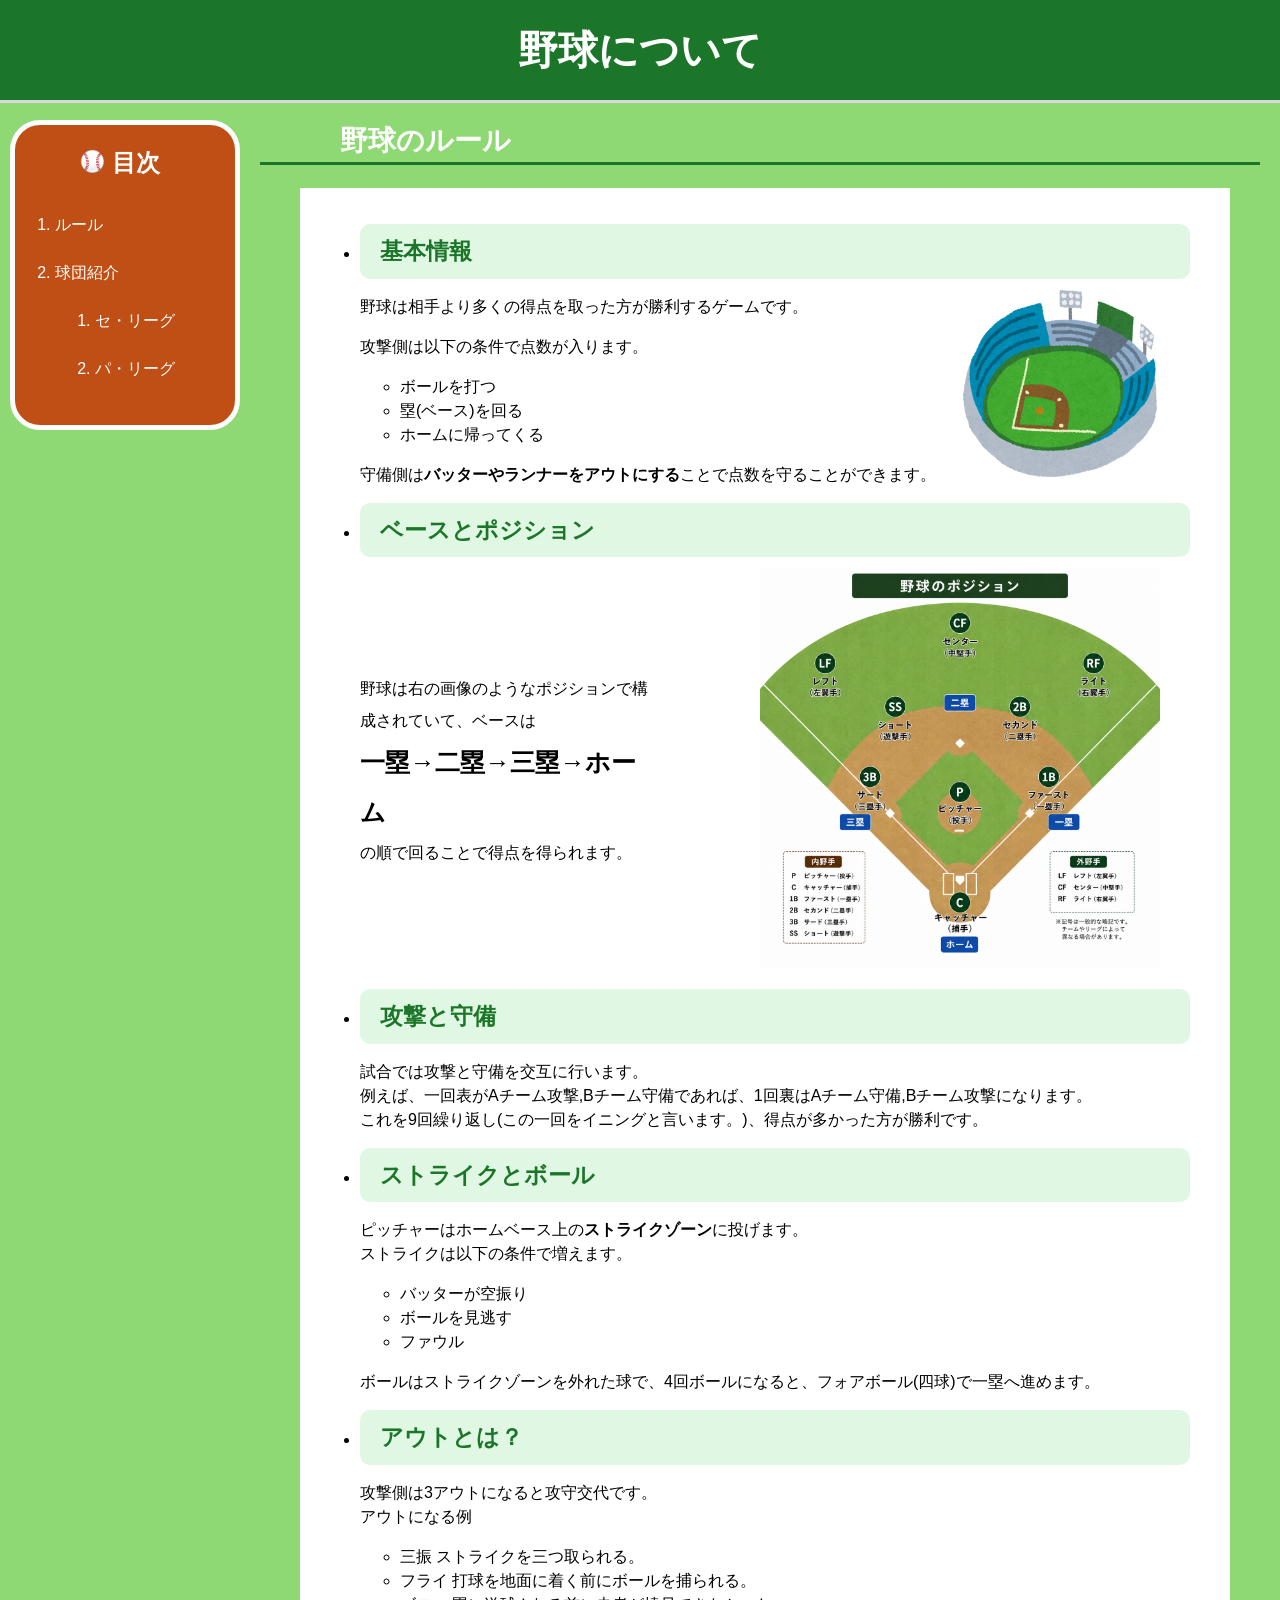
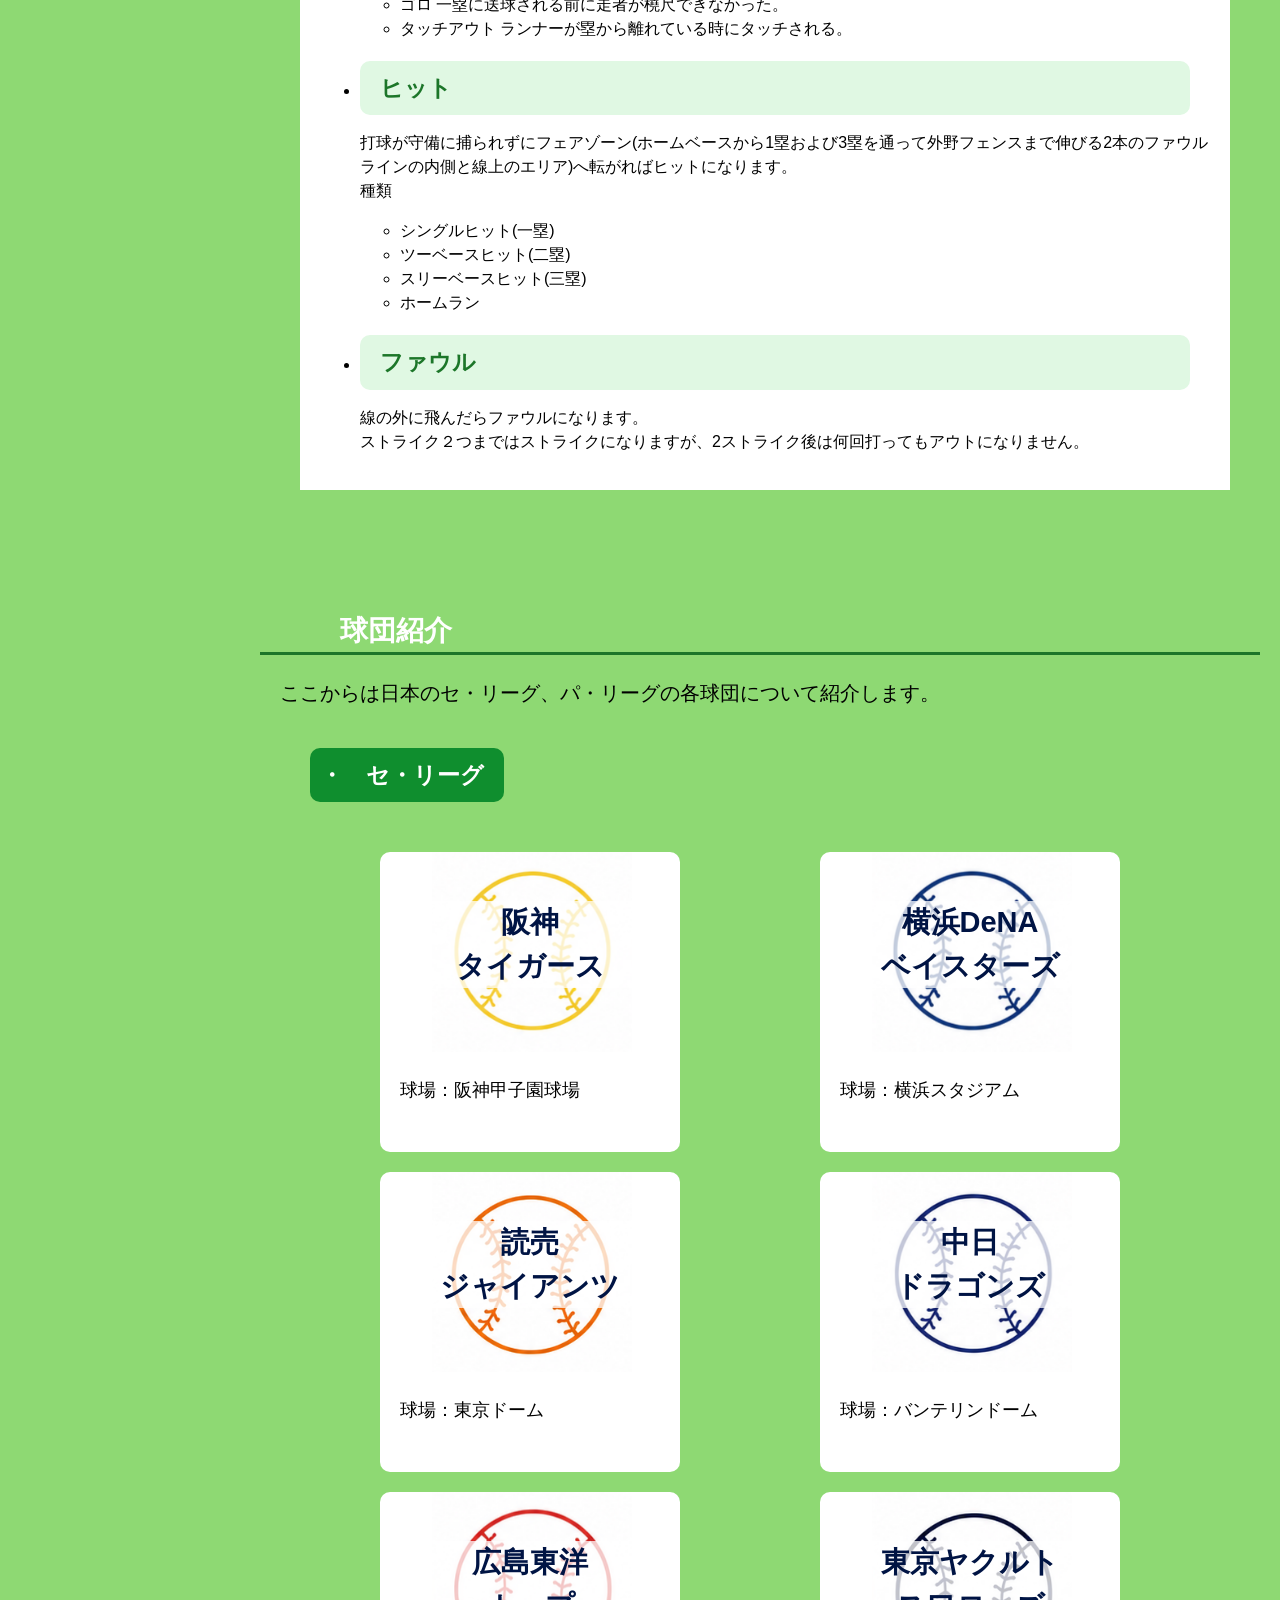
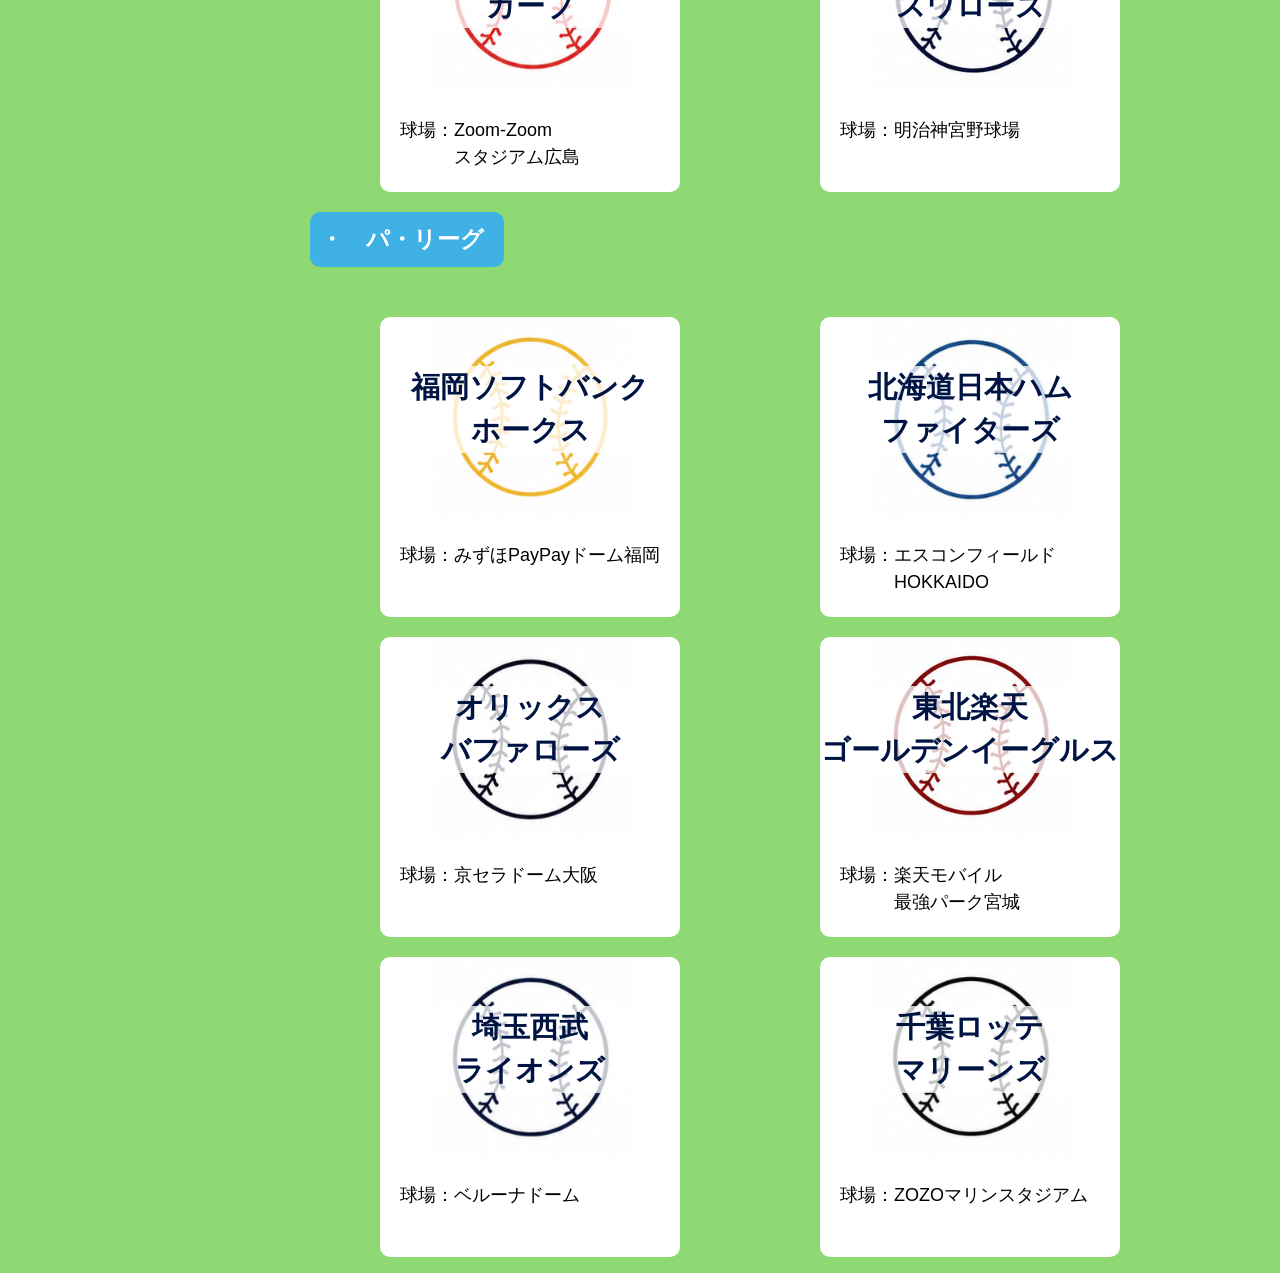
<file: baseball.html>
<!DOCTYPE html>
<html lang="ja">
<head>
    <meta charset="UTF-8">
    <meta name="viewport" content="width=device-width, initial-scale=1.0">
    <title>野球紹介ページ</title>
    <link rel="stylesheet" href="baseball.css">
</head>
<body>
    <header>
    <h1>
        野球について
    </h1>
    </header>
    <div id="table_of_contents">
        <h2 class="text_white" id="mokuji">
            <img id="mokujiphoto" src="images/baseball_ball.png">
            目次
        </h2>
        <ol>
            <li class="text_white"><a href='#rulepage' class="mokuji">ルール</a></li>
            <li class="text_white"><a href='#kyuudanpage' class="mokuji">球団紹介</a>
            <ol>
                <li><a href='#sleague' class="mokuji">セ・リーグ</a></li>
                <li><a href='#pleague' class="mokuji">パ・リーグ</a></li>
            </ol>
            </li>
        </ol>
    </div>
    <div id="rule" class="content">
        <h2 class="text_white title"><section id="rulepage">野球のルール</section></h2>
        <div id="ruleinfor">
        <ul>
            <li id="basic"><span class='midasi'>基本情報</span>
                <p>野球は相手より多くの得点を取った方が勝利するゲームです。</p>
                <p>攻撃側は以下の条件で点数が入ります。</p>
                <ul>
                    <li>ボールを打つ</li>
                    <li>塁(ベース)を回る</li>
                    <li>ホームに帰ってくる</li>
                </ul>
                <p>守備側は<strong>バッターやランナーをアウトにする</strong>ことで点数を守ることができます。</p>
                <img src="images\baseball_stadium.png" alt="野球場の写真" id="plasephoto">
            </li>
            <li id="position"><span class='midasi'>ベースとポジション</span>
                <p id="positioninfor">野球は右の画像のようなポジションで構成されていて、ベースは<br><span>一塁→二塁→三塁→ホーム</span><br>の順で回ることで得点を得られます。</p>
                <img src="images\b886f8bb-cfbe-499d-8885-95e8d853b71d.png" alt="ポジション説明の写真" id="positionphoto">
            </li>
            <li><span class='midasi'>攻撃と守備</span>
                <p>試合では攻撃と守備を交互に行います。<br>例えば、一回表がAチーム攻撃,Bチーム守備であれば、1回裏はAチーム守備,Bチーム攻撃になります。<br>これを9回繰り返し(この一回をイニングと言います。)、得点が多かった方が勝利です。</p>
            </li>
            <li><span class='midasi'>ストライクとボール</span>
                <p>ピッチャーはホームベース上の<strong>ストライクゾーン</strong>に投げます。<br>ストライクは以下の条件で増えます。</p>
                <ul>
                    <li>バッターが空振り</li>
                    <li>ボールを見逃す</li>
                    <li>ファウル</li>
                </ul>
                <p>ボールはストライクゾーンを外れた球で、4回ボールになると、フォアボール(四球)で一塁へ進めます。</p>
            </li>
            <li><span class='midasi'>アウトとは？</span>
                <p>攻撃側は3アウトになると攻守交代です。<br>アウトになる例</p>
                <ul class="sukima">
                    <li>三振
                        ストライクを三つ取られる。
                    </li>
                    <li>フライ
                        打球を地面に着く前にボールを捕られる。
                    </li>
                    <li>ゴロ
                        一塁に送球される前に走者が橈尺できなかった。
                    </li>
                    <li>タッチアウト
                        ランナーが塁から離れている時にタッチされる。
                    </li>
                </ul>
            </li>
            <li><span class='midasi'>ヒット</span>
                <p>打球が守備に捕られずにフェアゾーン(ホームベースから1塁および3塁を通って外野フェンスまで伸びる2本のファウルラインの内側と線上のエリア)へ転がればヒットになります。<br>種類</p>
                <ul class="sukima">
                    <li>シングルヒット(一塁)</li>
                    <li>ツーベースヒット(二塁)</li>
                    <li>スリーベースヒット(三塁)</li>
                    <li>ホームラン</li>
                </ul>
            </li>
            <li><span class='midasi'>ファウル</span>
                <p>線の外に飛んだらファウルになります。<br> ストライク２つまではストライクになりますが、2ストライク後は何回打ってもアウトになりません。</p>
            </li>
        </ul>
        </div>
    </div>
    <div id="baseball_team" class="content">
        <h2 class="text_white title"><section id=kyuudanpage>球団紹介</section></h2>
        <p>ここからは日本のセ・リーグ、パ・リーグの各球団について紹介します。</p>
        <ul id="kyuudan">
            <li><span class='league' id="sleague">・　セ・リーグ</span>
                <ul class="name">
                    <div class="team">
                   <li>
                        <img class="ball" src="images/baseball_ball_hannsinn.png">
                        <p class='teamname1'>阪神<br>タイガース</p>
                        <p class="kyuujyou">球場：阪神甲子園球場</p>
                   </li>
                   <li>
                        <img class="ball" src="images/baseball_ball_yokohama.png">
                        <p class='teamname1'>横浜DeNA<br>ベイスターズ</p>
                        <p class="kyuujyou"> 球場：横浜スタジアム</p>
                   </li>
                    </div>
                    <div class="team">
                    <li id="kyojinn">
                        <img class='ball' src="images/baseball_ball_kyojinn.png">
                        <p class="teamname1">読売<br>ジャイアンツ</p>
                        <p class="kyuujyou">球場：東京ドーム</p>
                    </li>
                    <li>
                        <img class="ball" src="images/baseball_ball_tyuuniti.png">
                        <p class='teamname1'>中日<br>ドラゴンズ</p>
                        <p class="kyuujyou">球場：バンテリンドーム</p>
                    </li>
                    </div>
                    <div class="team">
                    <li>
                        <img class="ball" src="images/baseball_ball_hiroshima.png">
                        <p class='teamname1'>広島東洋<br>カープ</p>
                        <p class="long kyuujyou"><span>球場：Zoom-Zoom </span><span class="long_back">スタジアム広島</span></p>
                    </li>
                    <li>
                        <img class="ball" src="images/baseball_ball_yakuruto.png">
                        <p class='teamname1'>東京ヤクルト<br>スワローズ</p>
                        <p class="kyuujyou">球場：明治神宮野球場</p>
                    </li>
                    </div>
                </ul>
            </li>
            <li><span class='league' id="pleague">・　パ・リーグ</span>
                <ul class="name">
                    <div class="team">
                    <li>
                        <img class="ball" src="images/baseball_ball_softbank.png">
                        <p class='teamname1'>福岡ソフトバンク<br>ホークス</p>
                        <p class="kyuujyou">球場：みずほPayPayドーム福岡</p>
                    </li>
                    <li>
                        <img class="ball" src="images/baseball_ball_nipponnhamu.png">
                        <p class='teamname1'>北海道日本ハム<br>ファイターズ</p>
                        <p class="long kyuujyou"><span>球場：エスコンフィールド</span><span class="long_back">HOKKAIDO</span></p>
                    </li>
                    </div>
                    <div class="team">
                    <li>
                        <img class="ball" src="images/baseball_ball_orikkusu.png">
                        <p class='teamname1'>オリックス<br>バファローズ</p>
                        <p class="kyuujyou">球場：京セラドーム大阪</p>
                    </li>
                    <li>
                        <img class="ball" src="images/baseball_ball_rakutenn.png">
                        <p class='teamname1'>東北楽天<br>ゴールデンイーグルス</p>
                        <p class="long kyuujyou"><span>球場：楽天モバイル</span><span class="long_back">最強パーク宮城</span></p>
                    </li>
                    </div>
                    <div class="team">
                    <li>
                        <img class="ball" src="images/baseball_ball_seibu.png">
                        <p class='teamname1'>埼玉西武<br>ライオンズ</p>
                        <p class="kyuujyou">球場：ベルーナドーム</p>
                    </li>
                    <li>
                        <img class="ball" src="images/baseball_ball_rotte.png">
                        <p class='teamname1'>千葉ロッテ<br>マリーンズ</p>
                        <p class="kyuujyou">球場：ZOZOマリンスタジアム</p>
                    </li>
                    </div>
                </ul>
            </li>
        </ul>
    </div>
</body>
</html>
</file>
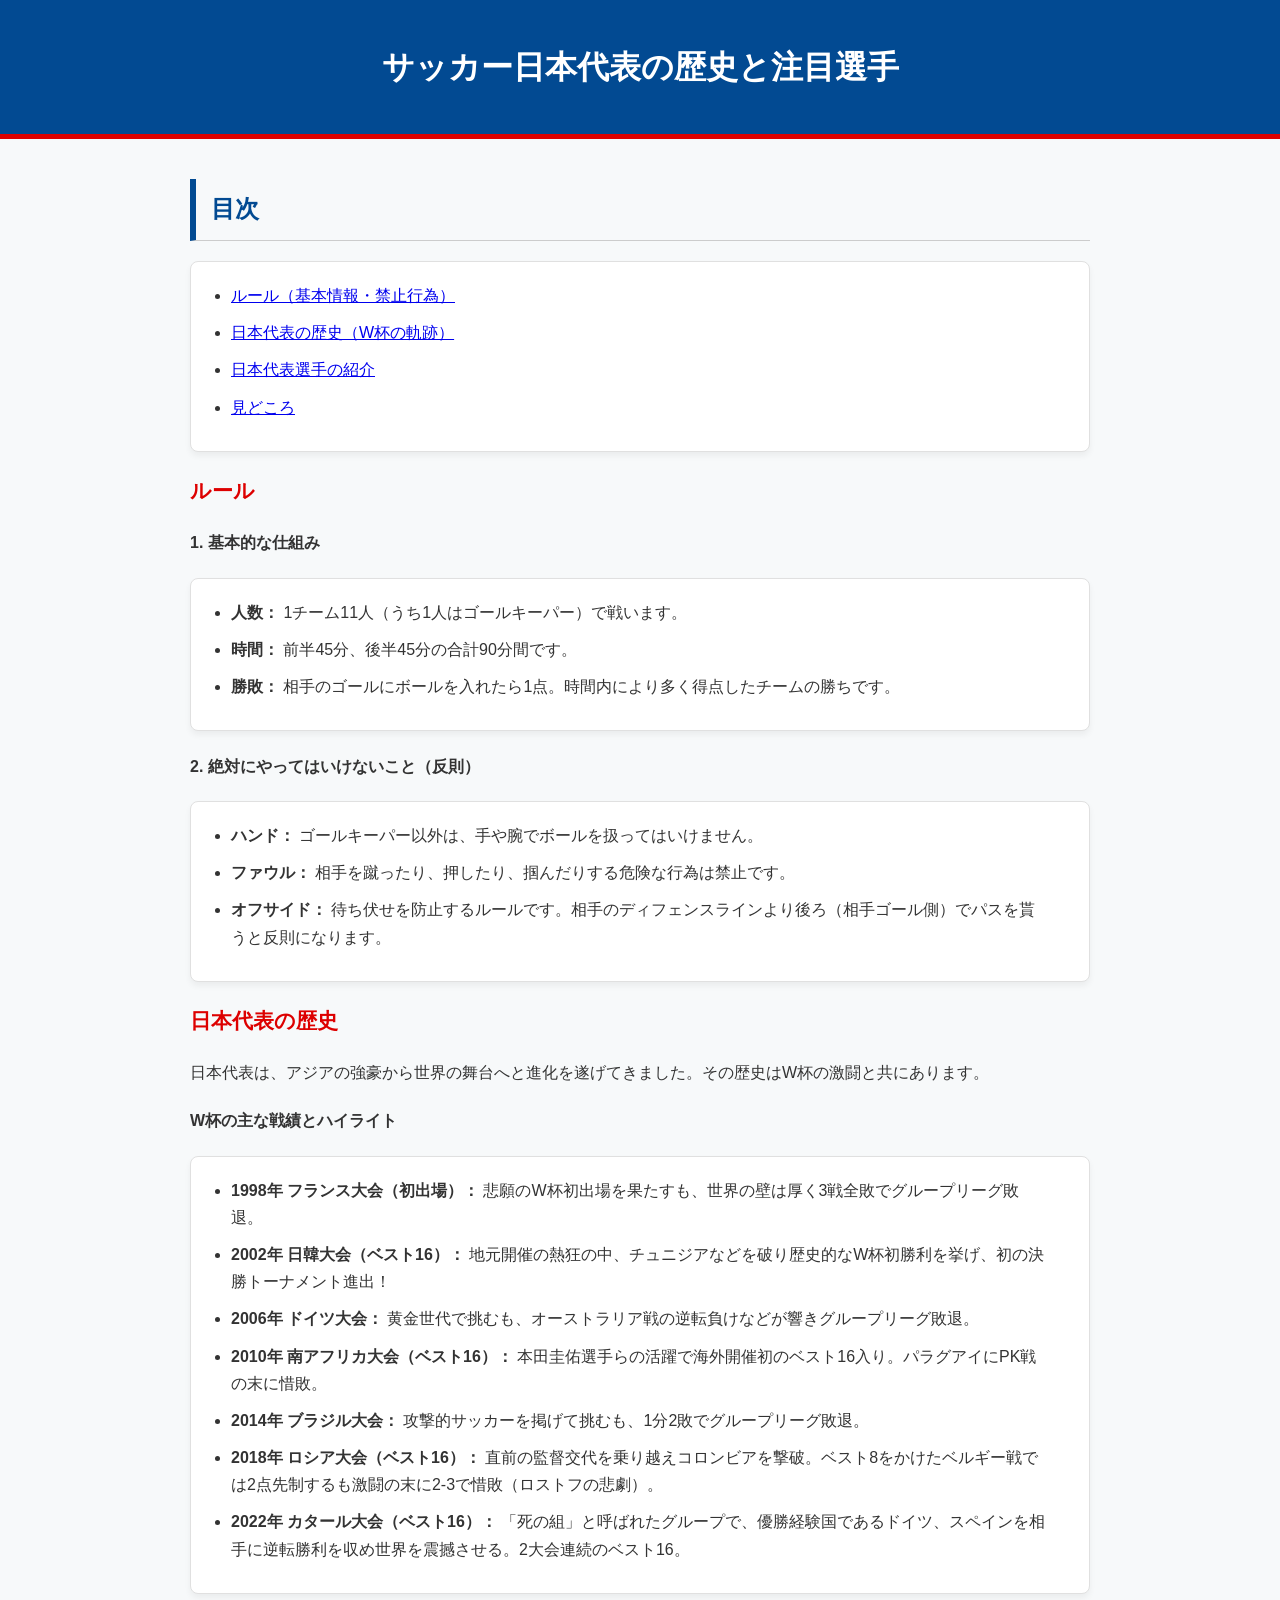
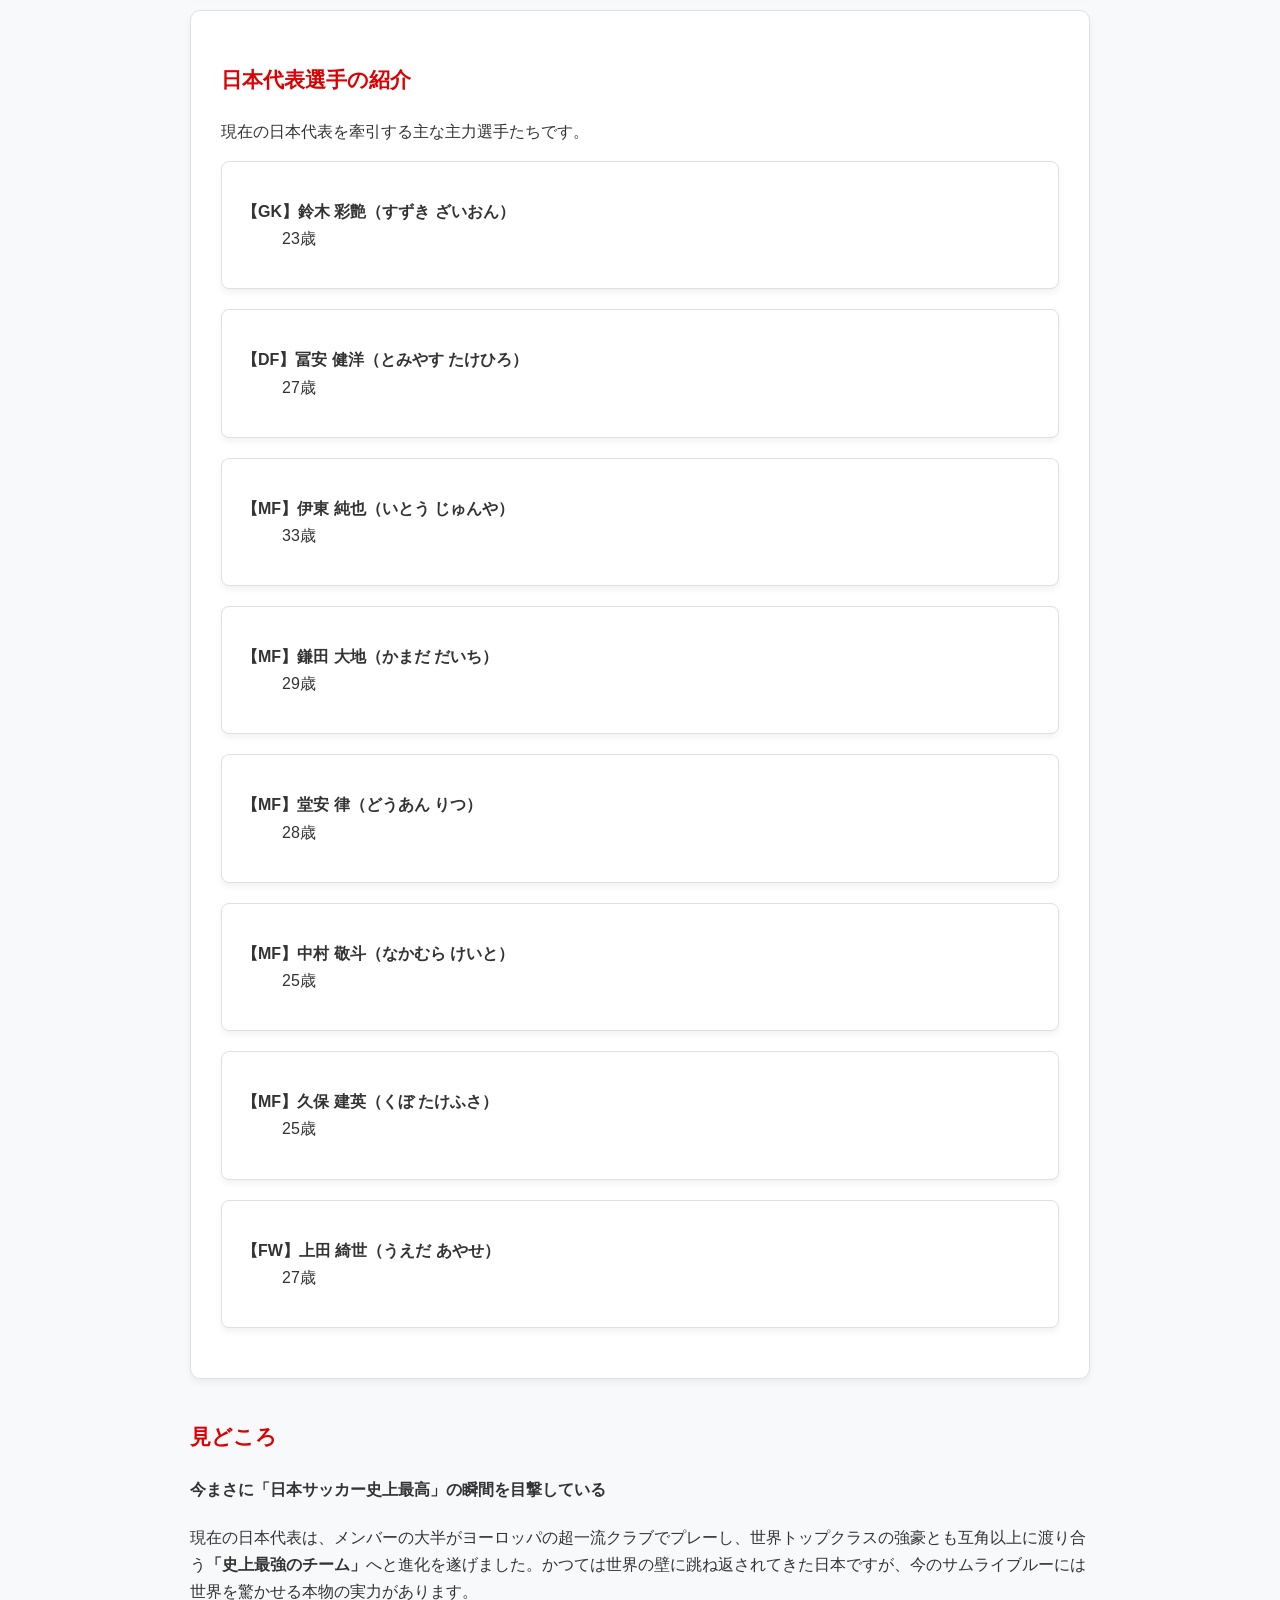
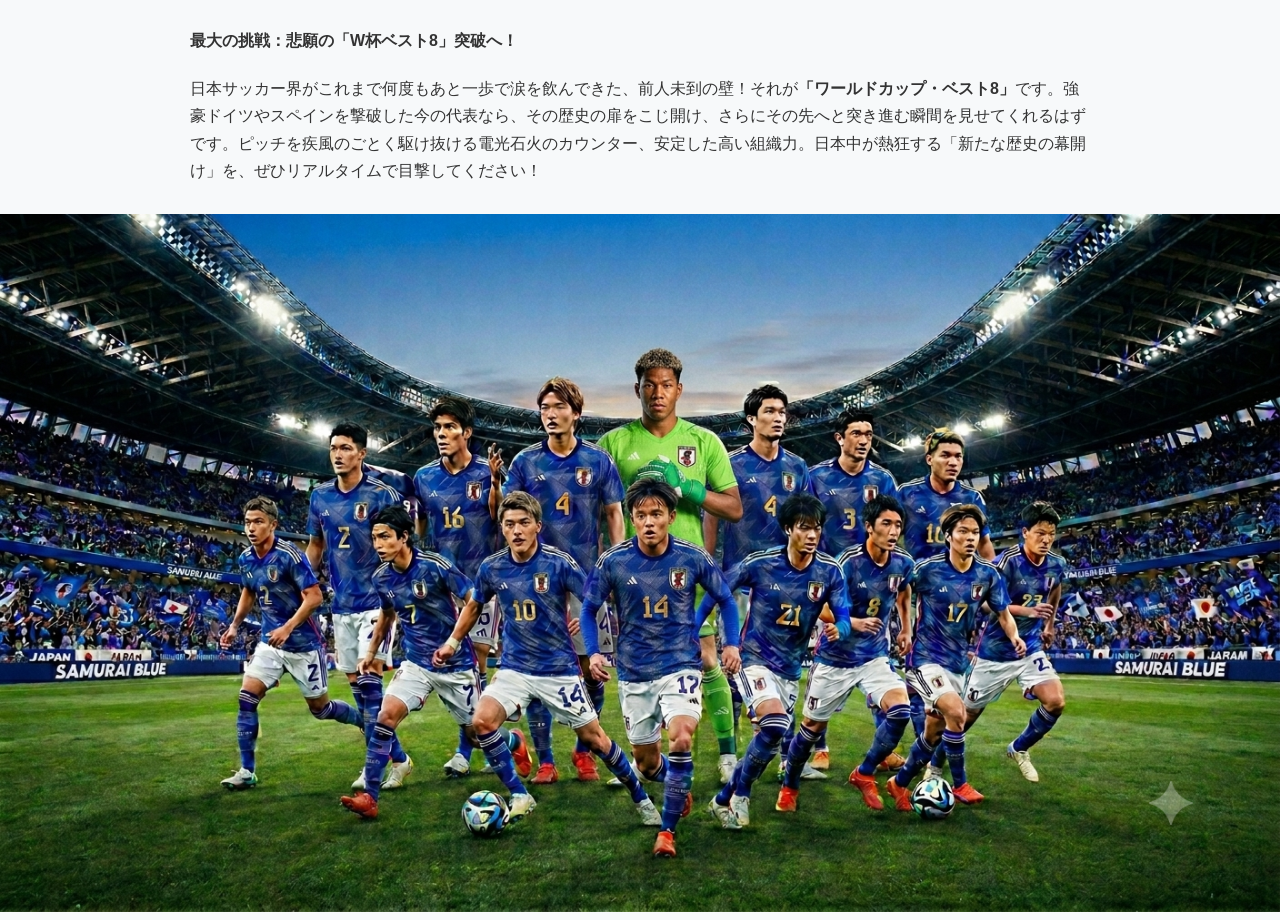
<file: soccer.html>
<!DOCTYPE html>
<html lang="ja">
<head>
    <meta charset="UTF-8">
    <title>サッカー日本代表のすべて</title>
    <link rel="stylesheet" href="soccer.css">
</head>
<body>

    <div class="container">

        <header>
            <h1>サッカー日本代表の歴史と注目選手</h1>
        </header>

        <div class="main-wrapper">

            <main>
                <h2>目次</h2>
                <ul>
                    <li><a href="#rule">ルール（基本情報・禁止行為）</a></li>
                    <li><a href="#history">日本代表の歴史（W杯の軌跡）</a></li>
                    <li><a href="#players">日本代表選手の紹介</a></li>
                    <li><a href="#highlights">見どころ</a></li>
                </ul>
                
                <section id="rule">
                    <h3>ルール</h3>
                    <h4>1. 基本的な仕組み</h4>
                    <ul>
                        <li><strong>人数：</strong> 1チーム11人（うち1人はゴールキーパー）で戦います。</li>
                        <li><strong>時間：</strong> 前半45分、後半45分の合計90分間です。</li>
                        <li><strong>勝敗：</strong> 相手のゴールにボールを入れたら1点。時間内により多く得点したチームの勝ちです。</li>
                    </ul>

                    <h4>2. 絶対にやってはいけないこと（反則）</h4>
                    <ul>
                        <li><strong>ハンド：</strong> ゴールキーパー以外は、手や腕でボールを扱ってはいけません。</li>
                        <li><strong>ファウル：</strong> 相手を蹴ったり、押したり、掴んだりする危険な行為は禁止です。</li>
                        <li><strong>オフサイド：</strong> 待ち伏せを防止するルールです。相手のディフェンスラインより後ろ（相手ゴール側）でパスを貰うと反則になります。</li>
                    </ul>
                </section>

                <section id="history">
                    <h3>日本代表の歴史</h3>
                    <p>日本代表は、アジアの強豪から世界の舞台へと進化を遂げてきました。その歴史はW杯の激闘と共にあります。</p>
                    
                    <h4>W杯の主な戦績とハイライト</h4>
                    <ul>
                        <li><strong>1998年 フランス大会（初出場）：</strong> 悲願のW杯初出場を果たすも、世界の壁は厚く3戦全敗でグループリーグ敗退。</li>
                        <li><strong>2002年 日韓大会（ベスト16）：</strong> 地元開催の熱狂の中、チュニジアなどを破り歴史的なW杯初勝利を挙げ、初の決勝トーナメント進出！</li>
                        <li><strong>2006年 ドイツ大会：</strong> 黄金世代で挑むも、オーストラリア戦の逆転負けなどが響きグループリーグ敗退。</li>
                        <li><strong>2010年 南アフリカ大会（ベスト16）：</strong> 本田圭佑選手らの活躍で海外開催初のベスト16入り。パラグアイにPK戦の末に惜敗。</li>
                        <li><strong>2014年 ブラジル大会：</strong> 攻撃的サッカーを掲げて挑むも、1分2敗でグループリーグ敗退。</li>
                        <li><strong>2018年 ロシア大会（ベスト16）：</strong> 直前の監督交代を乗り越えコロンビアを撃破。ベスト8をかけたベルギー戦では2点先制するも激闘の末に2-3で惜敗（ロストフの悲劇）。</li>
                        <li><strong>2022年 カタール大会（ベスト16）：</strong> 「死の組」と呼ばれたグループで、優勝経験国であるドイツ、スペインを相手に逆転勝利を収め世界を震撼させる。2大会連続のベスト16。</li>
                    </ul>
                </section>

                <section id="players" class="players-container">
                    <h3>日本代表選手の紹介</h3>
                    <p>現在の日本代表を牽引する主な主力選手たちです。</p>

                    <div class="player-card">
                        <dl>
                            <dt><strong>【GK】鈴木 彩艶（すずき ざいおん）</strong></dt>
                            <dd>23歳</dd>
                        </dl>
                    </div>
                    
                    <div class="player-card">
                        <dl>
                            <dt><strong>【DF】冨安 健洋（とみやす たけひろ）</strong></dt>
                            <dd>27歳</dd>
                        </dl>
                    </div>

                    <div class="player-card">
                        <dl>
                            <dt><strong>【MF】伊東 純也（いとう じゅんや）</strong></dt>
                            <dd>33歳</dd>
                        </dl>
                    </div>

                    <div class="player-card">
                        <dl>
                            <dt><strong>【MF】鎌田 大地（かまだ だいち）</strong></dt>
                            <dd>29歳</dd>
                        </dl>
                    </div>

                    <div class="player-card">
                        <dl>
                            <dt><strong>【MF】堂安 律（どうあん りつ）</strong></dt>
                            <dd>28歳</dd>
                        </dl>
                    </div>

                    <div class="player-card">
                        <dl>
                            <dt><strong>【MF】中村 敬斗（なかむら けいと）</strong></dt>
                            <dd>25歳</dd>
                        </dl>
                    </div>

                    <div class="player-card">
                        <dl>
                            <dt><strong>【MF】久保 建英（くぼ たけふさ）</strong></dt>
                            <dd>25歳</dd>
                        </dl>
                    </div>

                    <div class="player-card">
                        <dl>
                            <dt><strong>【FW】上田 綺世（うえだ あやせ）</strong></dt>
                            <dd>27歳</dd>
                        </dl>
                    </div>
                </section>

                <section id="highlights">
                    <h3>見どころ</h3>
                    <h4>今まさに「日本サッカー史上最高」の瞬間を目撃している</h4>
                    <p>現在の日本代表は、メンバーの大半がヨーロッパの超一流クラブでプレーし、世界トップクラスの強豪とも互角以上に渡り合う<strong>「史上最強のチーム」</strong>へと進化を遂げました。かつては世界の壁に跳ね返されてきた日本ですが、今のサムライブルーには世界を驚かせる本物の実力があります。</p>
                    
                    <h4>最大の挑戦：悲願の「W杯ベスト8」突破へ！</h4>
                    <p>日本サッカー界がこれまで何度もあと一歩で涙を飲んできた、前人未到の壁！それが<strong>「ワールドカップ・ベスト8」</strong>です。強豪ドイツやスペインを撃破した今の代表なら、その歴史の扉をこじ開け、さらにその先へと突き進む瞬間を見せてくれるはずです。ピッチを疾風のごとく駆け抜ける電光石火のカウンター、安定した高い組織力。日本中が熱狂する「新たな歴史の幕開け」を、ぜひリアルタイムで目撃してください！</p>
                </section>
            </main>

            <aside>
                <img src="images/samurai15.png" alt="サッカー日本代表イメージ写真" width="100%">
            </aside>

        </div>

    </div>

</body>
</file>
<file: baseball.css>
body{
    background-color: #8ED973;
    font-family: sans-serif;
    margin: 0px;
    line-height: 1.5;
}

h1{
    font-size: 40px;
    background-color: #1C7629;
    color: white;

    position: fixed;
    top: 0;
    left: 0;

    width: 100%;
    margin: 0;

    text-align: center;
    padding-bottom: 20px;
    padding-top: 20px;
    z-index: 1000;
    border-bottom: rgb(215, 215, 215) solid 3px;
}

.text_white{
    color: white;
}

/*目次*/
#table_of_contents{
    background-color: #C04F15;
    border-radius: 30px;
    width: 220px;
    height: 300px;
    margin-left: 10px;
    border: solid 5px white;
    position: fixed;
}

/*「目次」*/
#mokuji{
    position: relative;
    left: 65px;
}

#mokujiphoto{
    width: 25px;
    height: 25px;
    position: relative;
    top: 3px;
}

li.text_white{
    line-height: 3;
}

#ruleinfor{
    /*詳細*/
    margin-left: 70px;
    background-color: white;
    padding: 20px;
}

.content{
    /*文章全体*/
    margin-left: 230px;
    margin-right: 50px;
    margin-top: 120px;
}

h2.title{
    font-size: 28px;
    border-bottom: solid 3px #1C7629;
    position: relative;
    left: 30px;
    padding-left: 80px;
}

/*URL*/
.mokuji{
    color: white;
    text-decoration: none;
}

.mokuji:link,
.mokuji:visited{
    color: white;
    text-decoration: none;
}

.midasi{
    display: inline-block;
    background-color: #E0F8E3;
    width: 800px;
    border-radius: 10px;
    color: #1C7629;
    font-size: 23px;
    padding: 10px;
    padding-left: 20px;
    font-weight: bold;
}

#baseball_team>p{
    padding-left: 50px;
    font-size: 20px;
}

/*リーグ名*/
.league{
    font-size: 23px;
    font-weight: bold;
    color: white;
    display: inline-block;
    margin-top: 20px;
    margin-bottom: 30px;
    background-color: black;
    padding: 10px;
    border-radius: 10px;
    padding-right: 20px;
}

#kyuudan>li{
    list-style: none;
    padding-left: 0px;
}

#sleague{
    background-color: #0F8E2E;
}

#pleague{
    background-color: #3FB1E5;
}

/*セ・リーグandパ・リーグ一覧*/
#kyuudan{
    padding-left: 80px;
}

/*球団一覧*/
.name li{
    background-color: white;
    width: 300px;
    height: 300px;
    border-radius: 10px;
    margin-top: 20px;
    position: relative;
    right: 40px;
    list-style: none;
}

.team{
    display: flex;
    flex-direction: row;
    justify-content: space-around;
}

.team li{
    font-size: 18px;
    text-align: center;
}

/*球団名*/
.teamname1{
    font-size: 29px;
    font-weight: bold;
    text-align: center;
    position: relative;
    left: 0px;
    top: 20px;
    color: #001444;
    background-color: rgba(255,255,255,0.75);
    z-index: 10;
}

/*球場名*/
li p.kyuujyou{
    text-align: left;
    position: relative;
    left: 20px;
    top: 80px;
}

.long{
    display: flex;
    flex-direction: column;
}

.long_back{
    position: relative;
    left: 54px;
}

/*野球場の写真*/
#basic{
    position: relative;
}

#plasephoto{
    width: 200px;
    height: 200px;
    position: absolute;
    left: 600px;
    bottom: 5px;
}

/*ボール*/
.ball{
    position: absolute;
    bottom: 100px;
    right: 48px;
    width: 200px;
    height: 200px;
}

/*ポジションの写真*/
#position{
    position: relative;
}

#positioninfor{
    width: 300px;
    height: 300px;
    padding-top: 100px;
    line-height: 2;
}

#positionphoto{
    width: 400px;
    height: 400px;
    position: absolute;
    left: 400px;
    bottom: 5px;
}

#positioninfor span{
    font-size: 25px;
    font-weight: bold;
}

/*見出しとの隙間*/
.sukima{
    padding-bottom: 20px;
}
</file>
<file: soccer.css>
body {
    font-family: 'Helvetica Neue', Arial, 'Hiragino Kaku Gothic ProN', sans-serif;
    line-height: 1.7;
    color: #333333;
    background-color: #f7f9fa; 
    margin: 0;
    padding: 0;
}


header {
    background-color: hsl(210, 97%, 29%); 
    color: #ffffff;
    text-align: center;
    padding: 40px 20px;
    border-bottom: 5px solid #dd0000; 
}

header h1 {
    margin: 0;
    font-size: 2rem;
}


main {
    max-width: 900px;
    margin: 30px auto;
    padding: 0 20px;
}


h2 {
    color: hsl(210, 97%, 29%); 
    border-left: 6px solid hsl(210, 97%, 29%); 
    border-bottom: 1px solid #cccccc; 
    padding: 10px 15px;
    margin-top: 40px;
}

h3 {
    color: #dd0000; 
    font-size: 1.3rem;
}

.player-card {
    background-color: #ffffff;
    border: 1px solid #e0e0e0;
    border-radius: 8px; 
    padding: 20px;
    margin-bottom: 20px;
    box-shadow: 0 4px 6px rgba(0, 0, 0, 0.05); 
}
.players-container {
    background-color: #ffffff;   
    border: 1px solid #e0e0e0;
    padding: 30px;               
    border-radius: 10px;         
    margin-bottom: 40px;         
    box-shadow: 0 4px 6px rgba(0, 0, 0, 0.05); 
}

ul, ol {
    background-color: #ffffff;
    padding: 20px 40px;
    border-radius: 8px;
    border: 1px solid #e0e0e0;
     box-shadow: 0 4px 6px rgba(0, 0, 0, 0.05); 
}


li {
    margin-bottom: 10px;
}
</file>
